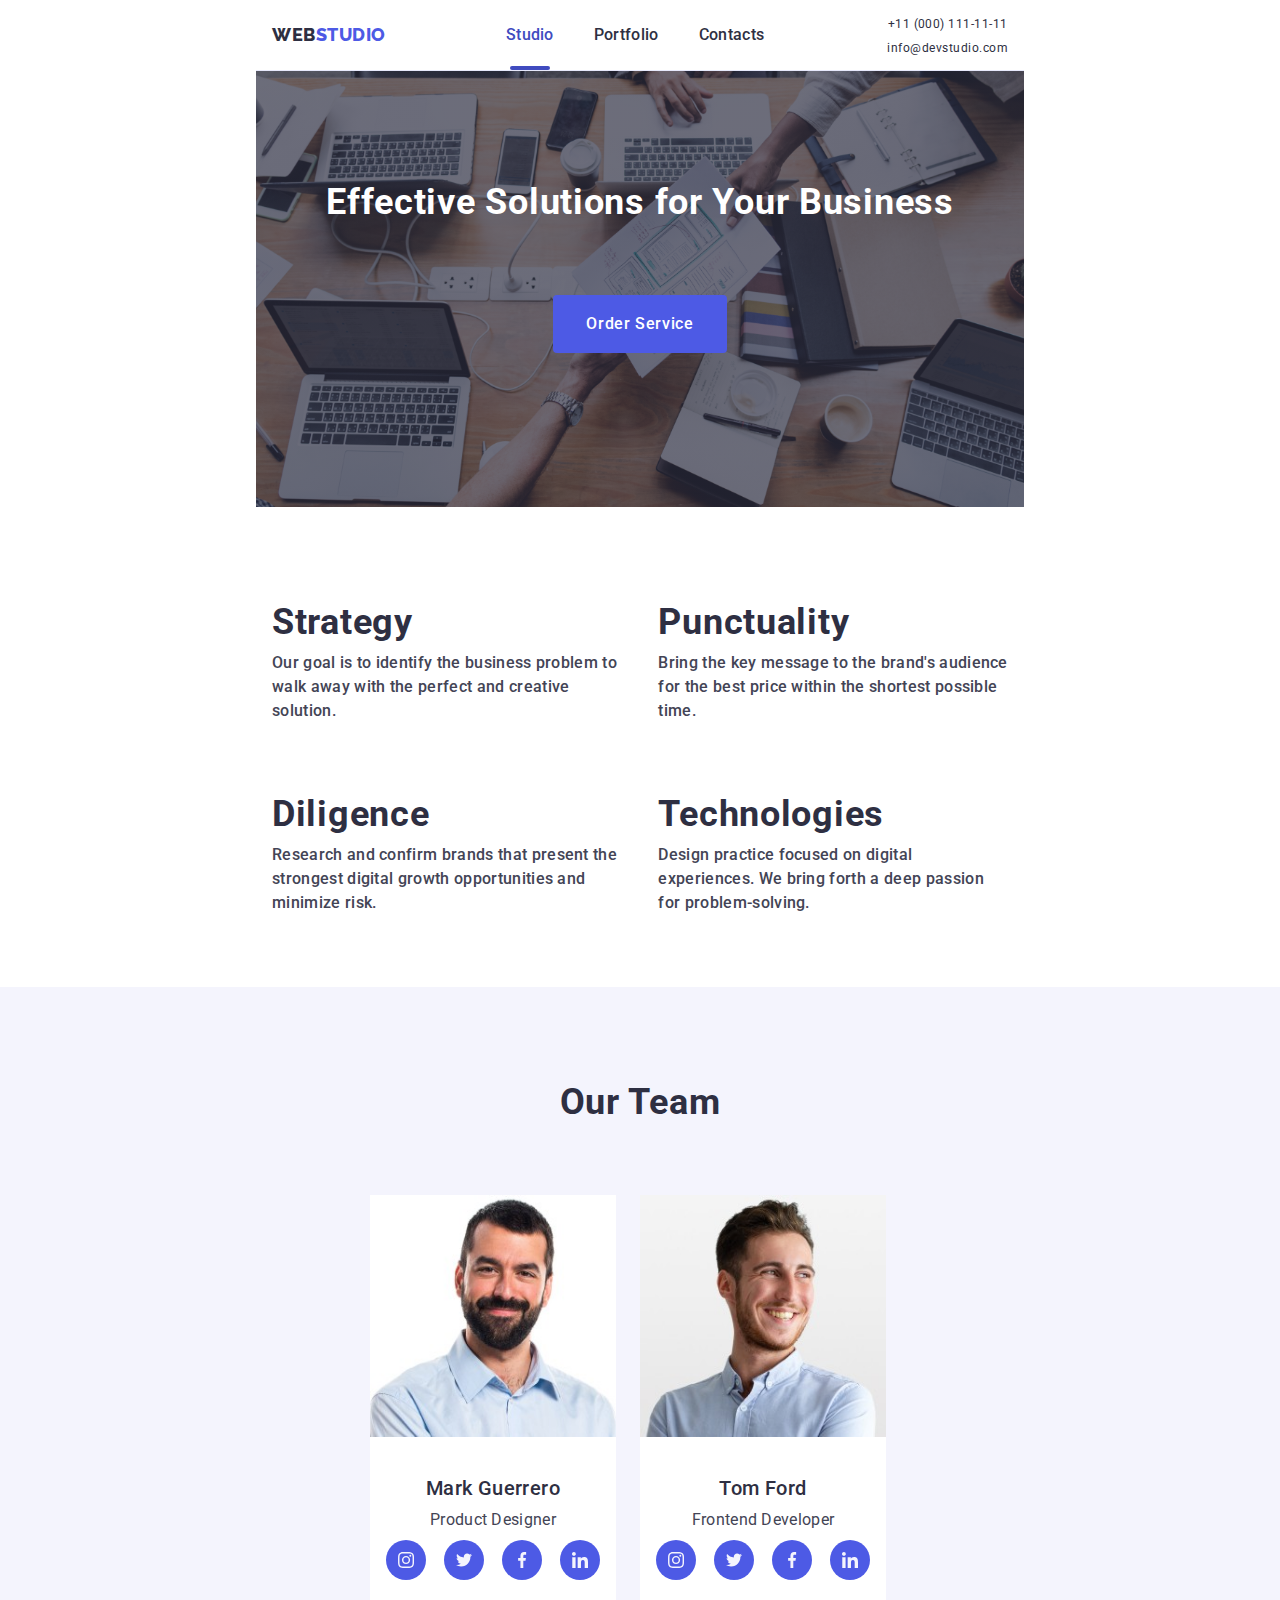
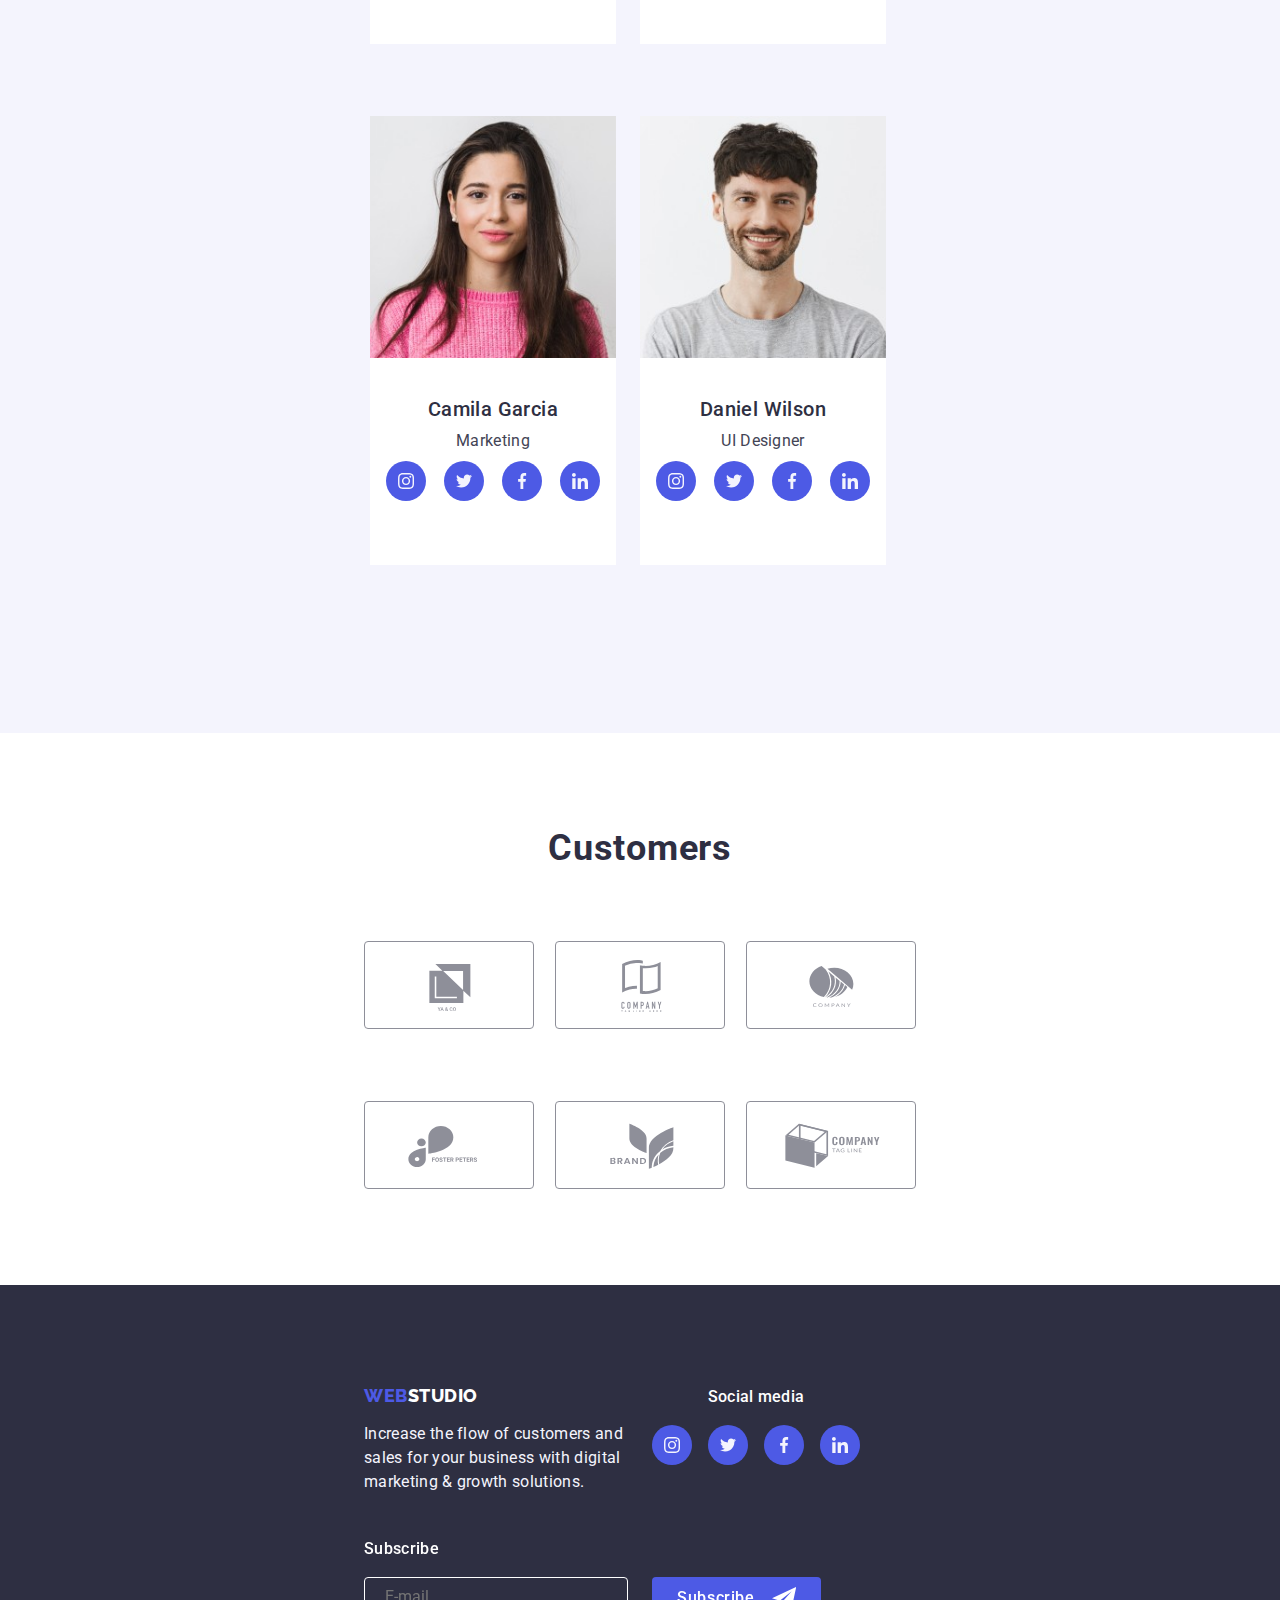
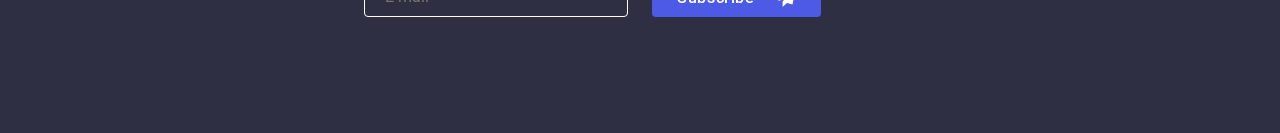
<file: index.html>
<!-- to add HTML document tree put '!' and press 'TAB'-->
<!DOCTYPE html>
<html lang="en">

<head>
  <meta charset="UTF-8">
  <meta http-equiv="X-UA-Compatible" content="IE=edge">
  <meta name="viewport" content="width=device-width, initial-scale=1.0">
  <title>Index</title>
  <!-- icon in the browser tab -->
  <link rel="icon" href="./images/astronaut_1.png" type="image/x-icon">
  <!-- fonts styles -->
  <link rel="preconnect" href="https://fonts.googleapis.com">
  <link rel="preconnect" href="https://fonts.gstatic.com" crossorigin>
  <link href="https://fonts.googleapis.com/css2?family=Raleway:wght@800&family=Roboto:wght@400;500;700&display=swap"
    rel="stylesheet">
  <link rel="stylesheet" href="https://cdnjs.cloudflare.com/ajax/libs/modern-normalize/2.0.0/modern-normalize.min.css">
  <link rel="stylesheet" href="./css/styles.css">
  <!-- Link the external JavaScript file with defer attribute -->
  <script src="./js/modal.js" defer></script>
  <script src="./js/menu.js" defer></script>
</head>

<body>
  <header>

    <!-- Site navigation -->
    <div class="container">
      <div class="top-line">
        <a class="logo link" href="./index.html">Web<span class="logo span">Studio</span></a>
        <button class="menu-button" type="button" aria-expanded="false" data-menu-button>
          <svg class="svg-close" aria-label="close menu">
            <use href="./images/HW_7.svg#icon-close"></use>
          </svg>
          <svg class="svg-humburger" aria-label="open-menu">
            <use href="./images/HW_7.svg#icon-charm_menu"></use>
          </svg>
        </button>
        <nav class="main-nav " data-menu>

          <ul class="site-nav list">
            <li class="item"><a class="link active" href="./index.html">Studio</a></li>
            <li class="item"><a class="link" href="./portfolio.html">Portfolio</a></li>
            <li class="item"><a class="link" href="./contacts.html">Contacts</a></li>
          </ul>

          <!-- Address -->
          <address class="address">
            <ul class="address list">
              <li class="item"><a class="link" href="mailto:info@devstudio.com">info@devstudio.com</a></li>
              <li class="item"><a class="link" href="tel:+110001111111">+11 (000) 111-11-11</a></li>
            </ul>
          </address>

          <div class="social-links">
            <a class="icon" href="">
              <svg class="svg">
                <use href="./images/symbol-defs2.svg#icon-instagram">
                </use>
              </svg>
            </a>

            <a class="icon" href="">
              <svg class="svg">
                <use href="./images/symbol-defs2.svg#icon-twitter">
                </use>
              </svg>
            </a>

            <a class="icon" href="">
              <svg class="svg">
                <use href="./images/symbol-defs2.svg#icon-facebook">
                </use>
              </svg>
            </a>

            <a class="icon" href="">
              <svg class="svg">
                <use href="./images/symbol-defs2.svg#icon-linkedin">
                </use>
              </svg>
            </a>
          </div>
        </nav>

      </div>


    </div>

  </header>

  <main>

    <!-- Hero 1-->
    <div class="overlay">
      <h1 class="title">Effective Solutions for Your Business</h1>
      <button class="button primary" type="button" data-open-modal>Order Service</button>
    </div>

    <!-- Modal Window -->
    <div class="backdrop is-hidden" data-backdrop>
      <div class="modal">

        <h2 class="modal-title">Leave your contacts and we will call you back</h2>

        <button class="modal-close" data-close-modal>
          <svg class="svg">
            <use href="./images/HW_7.svg#icon-close"></use>
          </svg>
        </button>

        <div class="modal-form">
          <label class="form-field">
            <input type="text" class="form-input" name="name" placeholder=" ">
            <span class="form-label">Name</span>
            <span class="icon">
              <svg class="svg">
                <use href="./images/symbol-defs_form.svg#icon-person-black">
                </use>
              </svg>
            </span>
          </label>

          <label class="form-field">
            <input type="tel" class="form-input" name="tel" placeholder=" ">
            <span class="form-label">Phone</span>
            <span class="icon">
              <svg class="svg">
                <use href="./images/symbol-defs_form.svg#icon-phone-black">
                </use>
              </svg>
            </span>
          </label>

          <label class="form-field">
            <input type="email" class="form-input" name="mail" placeholder=" ">
            <span class="form-label">Email</span>
            <span class="icon">
              <svg class="svg">
                <use href="./images/symbol-defs_form.svg#icon-email-black">
                </use>
              </svg>
            </span>
          </label>

          <label class="form-field textarea">
            <textarea class="comment" name="comment" rows="10" placeholder="Text input"></textarea>
            <span class="form-label">Comment</span>
          </label>

          <label class="form-field">
            <input class="checkbox" type="checkbox" name="topic" value="html">
            <span class="icon"></span>
            <span class="label">I accept the terms and conditions of the
              <span class="underline">Privacy Policy
              </span>
            </span>
          </label>
        </div>
        <button class="button primary" type="submit">Send</button>
      </div>
    </div>

    <!-- Features 2-->
    <section class="section">
      <div class="container">
        <h2 class="section-title hidden">FEATURES</h2>
        <ul class="features-list list">
          <!--Feature 1-->
          <li class="item icon-antenna">
            <h3 class="title">Strategy</h3>
            <p class="text">
              Our goal is to identify the business problem to walk away with the
              perfect and creative solution.
            </p>
          </li>

          <!--Feature 2-->
          <li class="item icon-clock">
            <h3 class="title">Punctuality</h3>
            <p class="text">
              Bring the key message to the brand's audience for the best price
              within the shortest possible time.
            </p>
          </li>

          <!--Feature 3-->
          <li class="item icon-diagram">
            <h3 class="title">Diligence</h3>
            <p class="text">
              Research and confirm brands that present the strongest digital
              growth opportunities and minimize risk.
            </p>
          </li>

          <!--Feature 4-->
          <li class="item icon-astronaut">
            <h3 class="title">Technologies</h3>
            <p class="text">
              Design practice focused on digital experiences. We bring forth a
              deep passion for problem-solving.
            </p>
          </li>
        </ul>
      </div>
    </section>

    <!-- Projects 3 -->
    <section class="section hidden">
      <div class="container ">
        <h2 class="section-title">What Are We Doing</h2>
        <ul class="projects-list list">
          <li class="item">
            <img src="./images/img_1_sq.jpg" alt="Tablet" width="360">
          </li>
          <li class="item">
            <img src="./images/img_2_sq.jpg" alt="Smarthpone" width="360">
          </li>
          <li class="item">
            <img src="./images/img_3_sq.jpg" alt="Laptop" width="360">
          </li>
        </ul>
      </div>
    </section>

    <!-- Profile 4 -->
    <section class="section profile">
      <div class="container">
        <h2 class="section-title">Our Team</h2>
        <ul class="profile-list list">
          <li class="item">
            <img class="profile-img" src="./images/mark_sq.jpg" alt="Mark Guerrero" width="264">
            <div class="content">
              <h3 class="title">Mark Guerrero</h3>
              <p class="text">Product Designer</p>
              <div class="social-links">
                <a class="icon" href="">
                  <svg class="svg">
                    <use href="./images/symbol-defs2.svg#icon-instagram">
                    </use>
                  </svg>
                </a>

                <a class="icon" href="">
                  <svg class="svg">
                    <use href="./images/symbol-defs2.svg#icon-twitter">
                    </use>
                  </svg>
                </a>

                <a class="icon" href="">
                  <svg class="svg">
                    <use href="./images/symbol-defs2.svg#icon-facebook">
                    </use>
                  </svg>
                </a>

                <a class="icon" href="">
                  <svg class="svg">
                    <use href="./images/symbol-defs2.svg#icon-linkedin">
                    </use>
                  </svg>
                </a>
              </div>
            </div>
          </li>

          <li class="item">
            <img class="profile-img" src="./images/tom_sq.jpg" alt="Tom Ford" width="264">
            <div class="content">
              <h3 class="title">Tom Ford</h3>
              <p class="text">Frontend Developer</p>
              <div class="social-links">
                <a class="icon" href="">
                  <svg class="svg">
                    <use href="./images/symbol-defs2.svg#icon-instagram">
                    </use>
                  </svg>
                </a>

                <a class="icon" href="">
                  <svg class="svg">
                    <use href="./images/symbol-defs2.svg#icon-twitter">
                    </use>
                  </svg>
                </a>

                <a class="icon" href="">
                  <svg class="svg">
                    <use href="./images/symbol-defs2.svg#icon-facebook">
                    </use>
                  </svg>
                </a>

                <a class="icon" href="">
                  <svg class="svg">
                    <use href="./images/symbol-defs2.svg#icon-linkedin">
                    </use>
                  </svg>
                </a>
              </div>
            </div>
          </li>

          <li class="item">
            <img class="profile-img" src="./images/camila_sq.jpg" alt="Camila Garcia" width="264">
            <div class="content">
              <h3 class="title">Camila Garcia</h3>
              <p class="text">Marketing</p>
              <div class="social-links">
                <a class="icon" href="">
                  <svg class="svg">
                    <use href="./images/symbol-defs2.svg#icon-instagram">
                    </use>
                  </svg>
                </a>

                <a class="icon" href="">
                  <svg class="svg">
                    <use href="./images/symbol-defs2.svg#icon-twitter">
                    </use>
                  </svg>
                </a>

                <a class="icon" href="">
                  <svg class="svg">
                    <use href="./images/symbol-defs2.svg#icon-facebook">
                    </use>
                  </svg>
                </a>

                <a class="icon" href="">
                  <svg class="svg">
                    <use href="./images/symbol-defs2.svg#icon-linkedin">
                    </use>
                  </svg>
                </a>
              </div>
            </div>
          </li>
          <li class="item">

            <img class="profile-img" src="./images/daniel_sq.jpg" alt="Daniel Wilson" width="264">
            <div class="content">
              <h3 class="title">Daniel Wilson</h3>
              <p class="text">UI Designer</p>
              <div class="social-links">
                <a class="icon" href="">
                  <svg class="svg">
                    <use href="./images/symbol-defs2.svg#icon-instagram">
                    </use>
                  </svg>
                </a>

                <a class="icon" href="">
                  <svg class="svg">
                    <use href="./images/symbol-defs2.svg#icon-twitter">
                    </use>
                  </svg>
                </a>

                <a class="icon" href="">
                  <svg class="svg">
                    <use href="./images/symbol-defs2.svg#icon-facebook">
                    </use>
                  </svg>
                </a>

                <a class="icon" href="">
                  <svg class="svg">
                    <use href="./images/symbol-defs2.svg#icon-linkedin">
                    </use>
                  </svg>
                </a>
              </div>
            </div>
          </li>
        </ul>
      </div>
    </section>

    <!-- Customers -->
    <section class="section customers">
      <div class="container">
        <h2 class="section-title">Customers</h2>
        <ul class="customers-list list">

          <li class="item">
            <div class="company-link">
              <a class="icon" href="">
                <svg class="svg">
                  <use href="./images/symbol-defs2.svg#icon-Logo_cl1">
                  </use>
                </svg>
              </a>
            </div>
          </li>

          <li class="item">
            <div class="company-link">
              <a class="icon" href="">
                <svg class="svg">
                  <use href="./images/symbol-defs2.svg#icon-Logo_cl2">
                  </use>
                </svg>
              </a>
            </div>
          </li>

          <li class="item">
            <div class="company-link">
              <a class="icon" href="">
                <svg class="svg">
                  <use href="./images/symbol-defs2.svg#icon-Logo_cl3">
                  </use>
                </svg>
              </a>
            </div>
          </li>

          <li class="item">
            <div class="company-link">
              <a class="icon" href="">
                <svg class="svg">
                  <use href="./images/symbol-defs2.svg#icon-Logo_cl4">
                  </use>
                </svg>
              </a>
            </div>
          </li>

          <li class="item">
            <div class="company-link">
              <a class="icon" href="">
                <svg class="svg">
                  <use href="./images/symbol-defs2.svg#icon-Logo_cl5">
                  </use>
                </svg>
              </a>
            </div>
          </li>

          <li class="item">
            <div class="company-link">
              <a class="icon" href="">
                <svg class="svg">
                  <use href="./images/symbol-defs2.svg#icon-Logo_cl6">
                  </use>
                </svg>
              </a>
            </div>
          </li>

        </ul>
      </div>
    </section>
  </main>

  <!-- Footer-->
  <footer class="footer">

    <div class="container">
      <div class="content">
        <a class="logo link" href="./index.html">Web<span class="logo-span">Studio</span></a>
        <p class="footer-text">
          Increase the flow of customers and sales for your business with digital
          marketing & growth solutions.
        </p>
      </div>

      <div class="social-links">

        <h3 class="media-title">Social media</h3>

        <div class="media-icons">
          <a class="icon" href="">
            <svg class="svg">
              <use href="./images/symbol-defs2.svg#icon-instagram">
              </use>
            </svg>
          </a>

          <a class="icon" href="">
            <svg class="svg">
              <use href="./images/symbol-defs2.svg#icon-twitter">
              </use>
            </svg>
          </a>

          <a class="icon" href="">
            <svg class="svg">
              <use href="./images/symbol-defs2.svg#icon-facebook">
              </use>
            </svg>
          </a>

          <a class="icon" href="">
            <svg class="svg">
              <use href="./images/symbol-defs2.svg#icon-linkedin">
              </use>
            </svg>
          </a>
        </div>

      </div>

      <div class="subscribe">
        <label class="form-subscribe">
          <input class="input" type="email" name="subscribe" placeholder=" E-mail">
          <span class="form-label">Subscribe</span>
        </label>
        <button class="button primary" type="submit">Subscribe
          <span class="icon">
            <svg class="svg">
              <use href="./images/symbol-defs_form.svg#icon-send">
              </use>
            </svg>
          </span>
        </button>
      </div>


    </div>
  </footer>

</body>

</html>
</file>
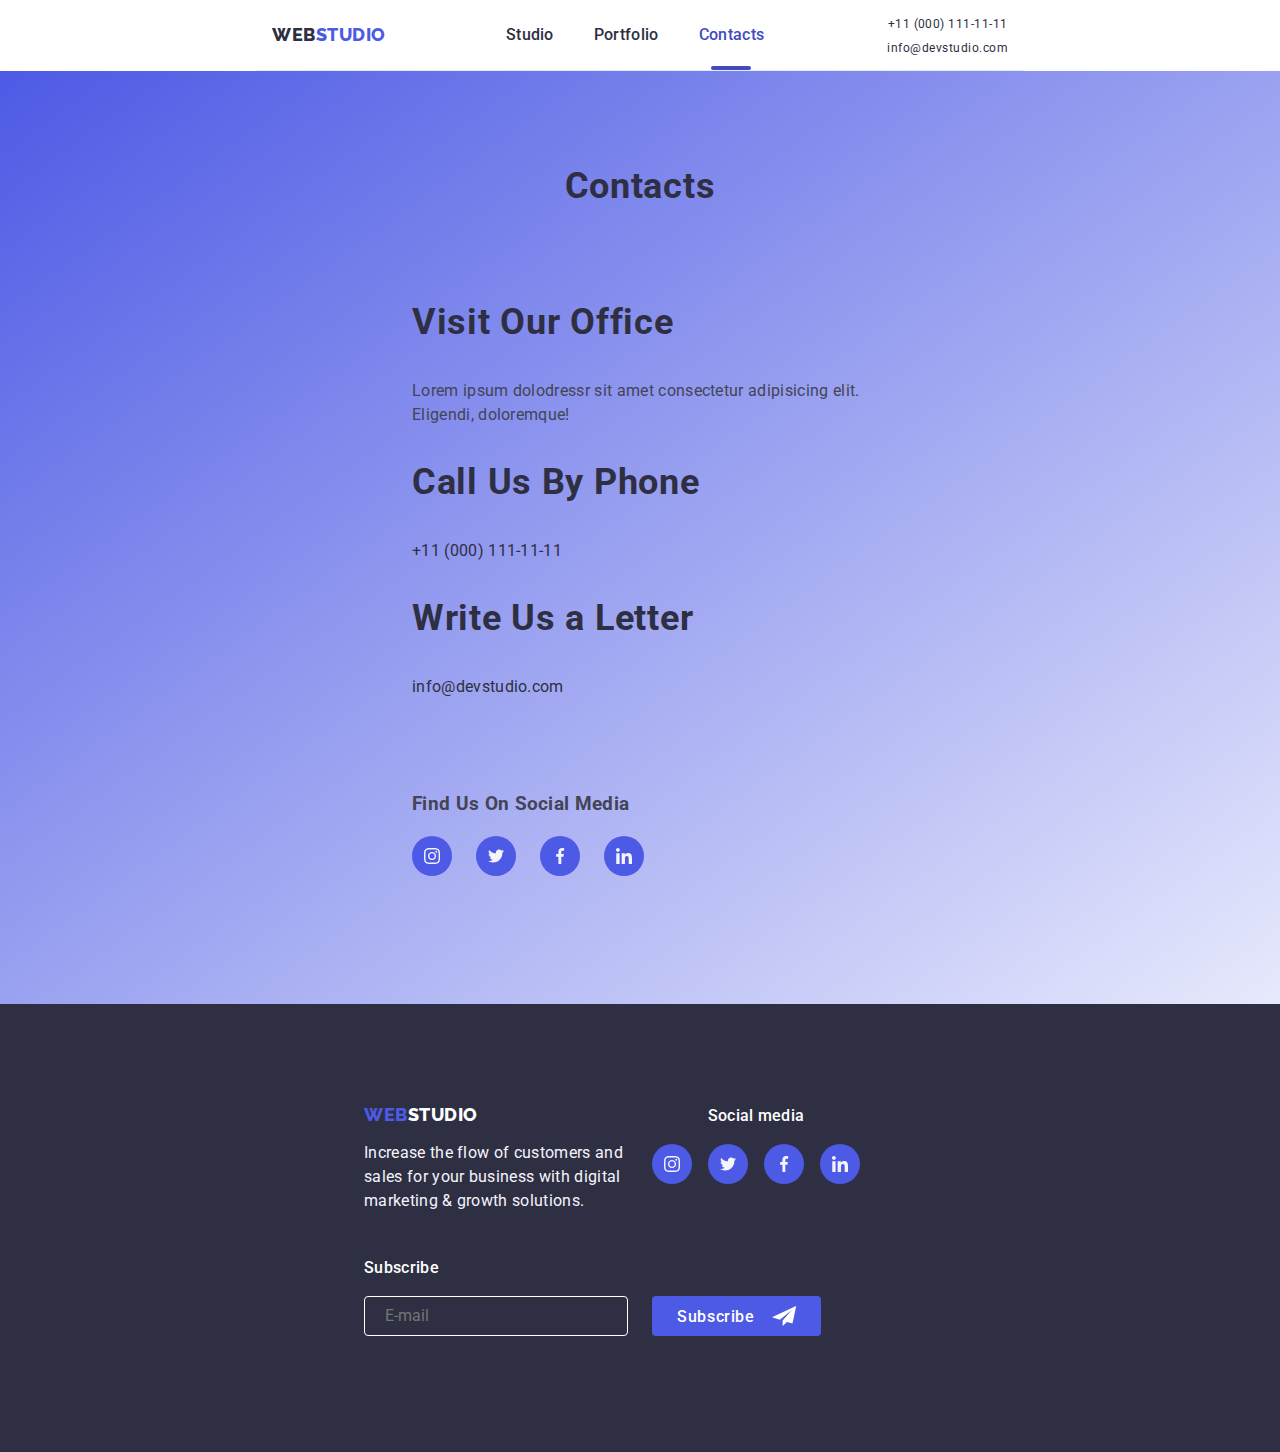
<file: contacts.html>
<!-- to add HTML document tree put '!' and press 'TAB'-->
<!DOCTYPE html>
<html lang="en">

<head>
    <meta charset="UTF-8">
    <meta http-equiv="X-UA-Compatible" content="IE=edge">
    <meta name="viewport" content="width=device-width, initial-scale=1.0">
    <title>Contacts</title>
    <!-- icon in the browser tab -->
    <link rel="icon" href="./images/astronaut_1.png" type="image/x-icon">
    <!-- fonts styles -->
    <link rel="preconnect" href="https://fonts.googleapis.com">
    <link rel="preconnect" href="https://fonts.gstatic.com" crossorigin>
    <link href="https://fonts.googleapis.com/css2?family=Raleway:wght@800&family=Roboto:wght@400;500;700&display=swap"
        rel="stylesheet">
    <link rel="stylesheet"
        href="https://cdnjs.cloudflare.com/ajax/libs/modern-normalize/2.0.0/modern-normalize.min.css">
    <link rel="stylesheet" href="./css/styles.css">
    <!-- Link the external JavaScript file with defer attribute -->
    <script src="./js/modal.js" defer></script>
    <script src="./js/menu.js" defer></script>
</head>

<body>
    <header>

        <!-- Site navigation -->
        <div class="container">
            <div class="top-line">
                <a class="logo link" href="./index.html">Web<span class="logo span">Studio</span></a>
                <button class="menu-button" type="button" aria-expanded="false" data-menu-button>
                    <svg class="svg-close" aria-label="close menu">
                        <use href="./images/HW_7.svg#icon-close"></use>
                    </svg>
                    <svg class="svg-humburger" aria-label="open-menu">
                        <use href="./images/HW_7.svg#icon-charm_menu"></use>
                    </svg>
                </button>
                <nav class="main-nav " data-menu>

                    <ul class="site-nav list">
                        <li class="item"><a class="link" href="./index.html">Studio</a></li>
                        <li class="item"><a class="link" href="./portfolio.html">Portfolio</a></li>
                        <li class="item"><a class="link active" href="./contacts.html">Contacts</a></li>
                    </ul>

                    <!-- Address -->
                    <address class="address">
                        <ul class="address list">
                            <li class="item"><a class="link" href="mailto:info@devstudio.com">info@devstudio.com</a>
                            </li>
                            <li class="item"><a class="link" href="tel:+110001111111">+11 (000) 111-11-11</a></li>
                        </ul>
                    </address>

                    <div class="social-links">
                        <a class="icon" href="">
                            <svg class="svg">
                                <use href="./images/symbol-defs2.svg#icon-instagram">
                                </use>
                            </svg>
                        </a>

                        <a class="icon" href="">
                            <svg class="svg">
                                <use href="./images/symbol-defs2.svg#icon-twitter">
                                </use>
                            </svg>
                        </a>

                        <a class="icon" href="">
                            <svg class="svg">
                                <use href="./images/symbol-defs2.svg#icon-facebook">
                                </use>
                            </svg>
                        </a>

                        <a class="icon" href="">
                            <svg class="svg">
                                <use href="./images/symbol-defs2.svg#icon-linkedin">
                                </use>
                            </svg>
                        </a>
                    </div>
                </nav>

            </div>


        </div>

    </header>

    <main>
        <!-- contacts-->
        <section class="section contacts-page">
            <div class="container">
                <h2 class="section-title">Contacts</h2>

                <ul class="contacts list">

                    <li class="item">
                        <h3 class="title">Visit Our Office </h3>
                        <p class="text">
                            Lorem ipsum dolodressr sit amet consectetur adipisicing elit. Eligendi, doloremque!
                        </p>
                    </li>

                    <li class="item">
                        <h3 class="title">Call Us By Phone</h3>
                        <a class="link" href="tel:+110001111111">+11 (000) 111-11-11</a>
                    </li>

                    <li class="item">
                        <h3 class="title">Write Us a Letter</h3>
                        <a class="link" href="mailto:info@devstudio.com">info@devstudio.com</a>
                    </li>

                </ul>

                <div class="social-links">
                    <h3 class="media-title">Find Us On Social Media</h3>

                    <div class="media-icons">
                        <a class="icon" href="">
                            <svg class="svg">
                                <use href="./images/symbol-defs2.svg#icon-instagram">
                                </use>
                            </svg>
                        </a>

                        <a class="icon" href="">
                            <svg class="svg">
                                <use href="./images/symbol-defs2.svg#icon-twitter">
                                </use>
                            </svg>
                        </a>

                        <a class="icon" href="">
                            <svg class="svg">
                                <use href="./images/symbol-defs2.svg#icon-facebook">
                                </use>
                            </svg>
                        </a>

                        <a class="icon" href="">
                            <svg class="svg">
                                <use href="./images/symbol-defs2.svg#icon-linkedin">
                                </use>
                            </svg>
                        </a>
                    </div>

                </div>

            </div>
        </section>
    </main>

    <!-- Footer-->
    <footer class="footer">

        <div class="container">
            <div class="content">
                <a class="logo link" href="./index.html">Web<span class="logo-span">Studio</span></a>
                <p class="footer-text">
                    Increase the flow of customers and sales for your business with digital
                    marketing & growth solutions.
                </p>
            </div>

            <div class="social-links">

                <h3 class="media-title">Social media</h3>

                <div class="media-icons">
                    <a class="icon" href="">
                        <svg class="svg">
                            <use href="./images/symbol-defs2.svg#icon-instagram">
                            </use>
                        </svg>
                    </a>

                    <a class="icon" href="">
                        <svg class="svg">
                            <use href="./images/symbol-defs2.svg#icon-twitter">
                            </use>
                        </svg>
                    </a>

                    <a class="icon" href="">
                        <svg class="svg">
                            <use href="./images/symbol-defs2.svg#icon-facebook">
                            </use>
                        </svg>
                    </a>

                    <a class="icon" href="">
                        <svg class="svg">
                            <use href="./images/symbol-defs2.svg#icon-linkedin">
                            </use>
                        </svg>
                    </a>
                </div>

            </div>

            <div class="subscribe">
                <label class="form-subscribe">
                    <input class="input" type="email" name="subscribe" placeholder=" E-mail">
                    <span class="form-label">Subscribe</span>
                </label>
                <button class="button primary" type="submit">Subscribe
                    <span class="icon">
                        <svg class="svg">
                            <use href="./images/symbol-defs_form.svg#icon-send">
                            </use>
                        </svg>
                    </span>
                </button>
            </div>


        </div>
    </footer>


</body>

</html>
</file>
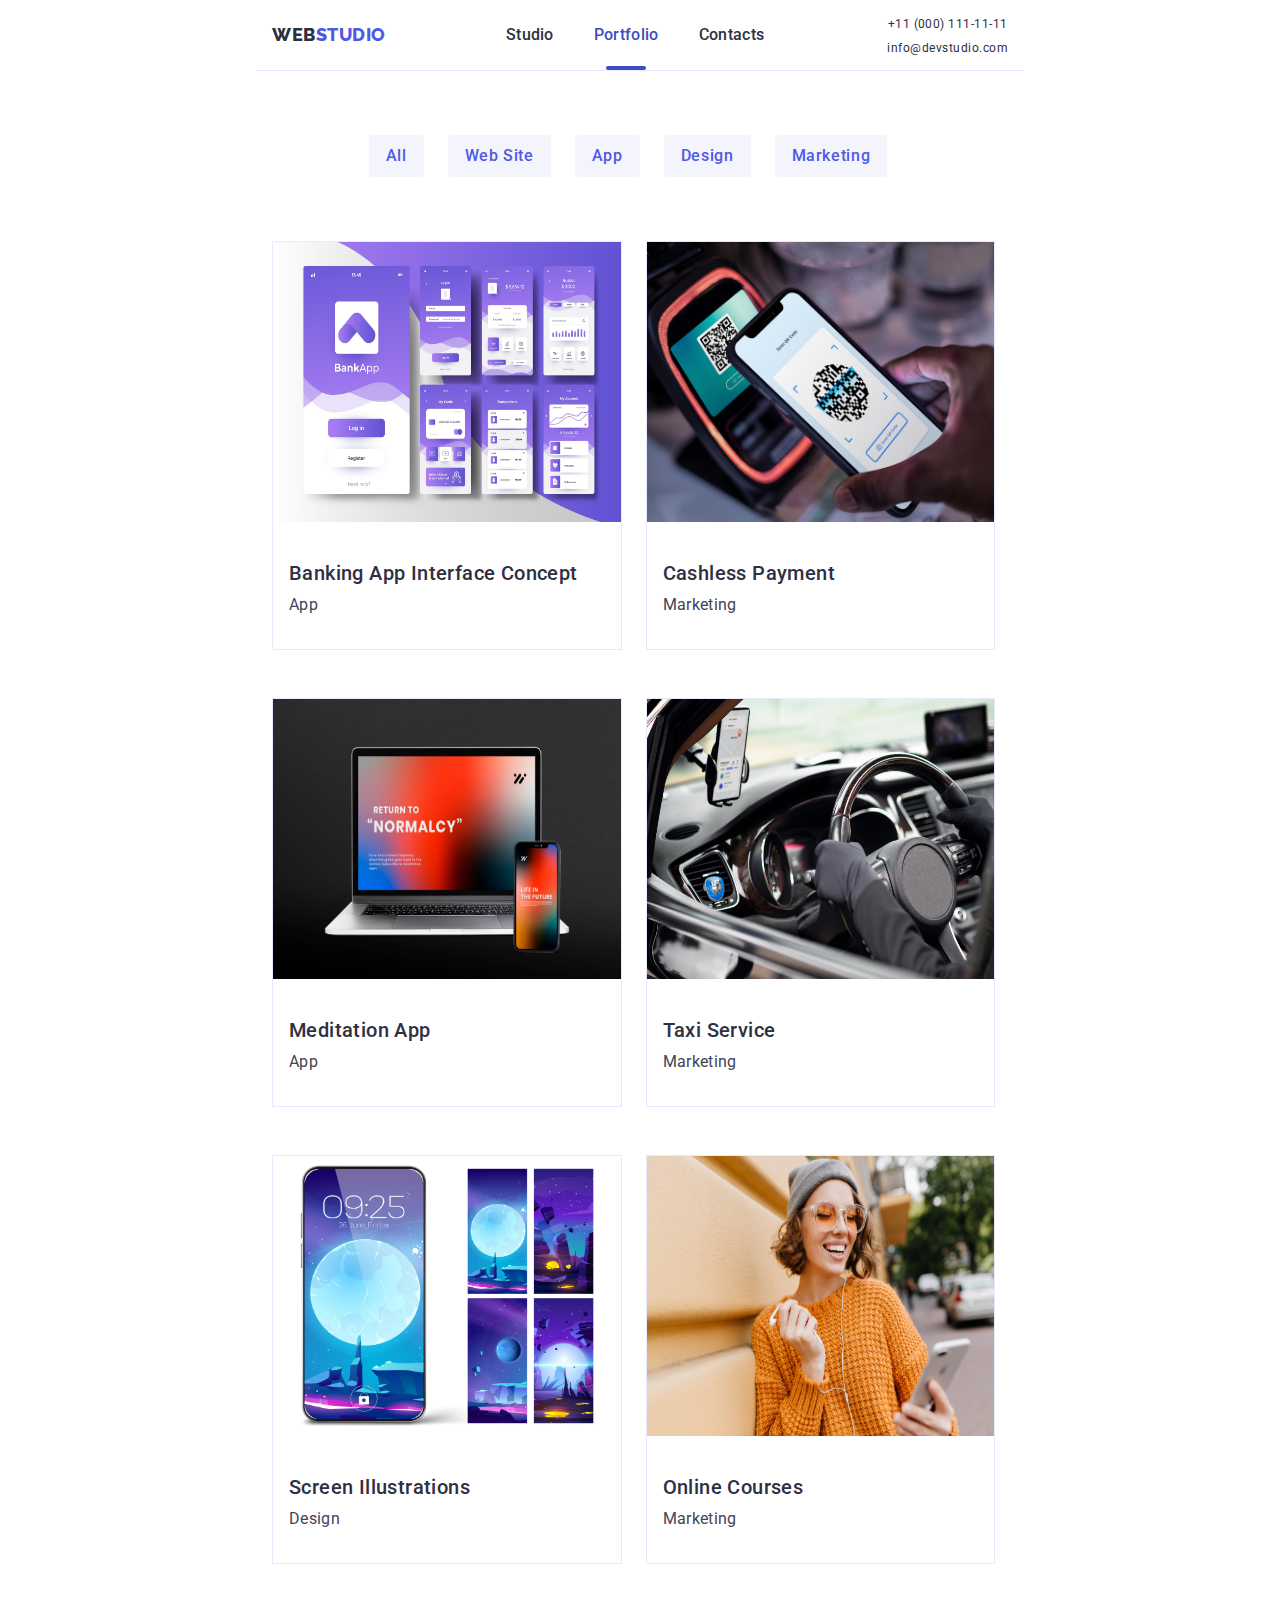
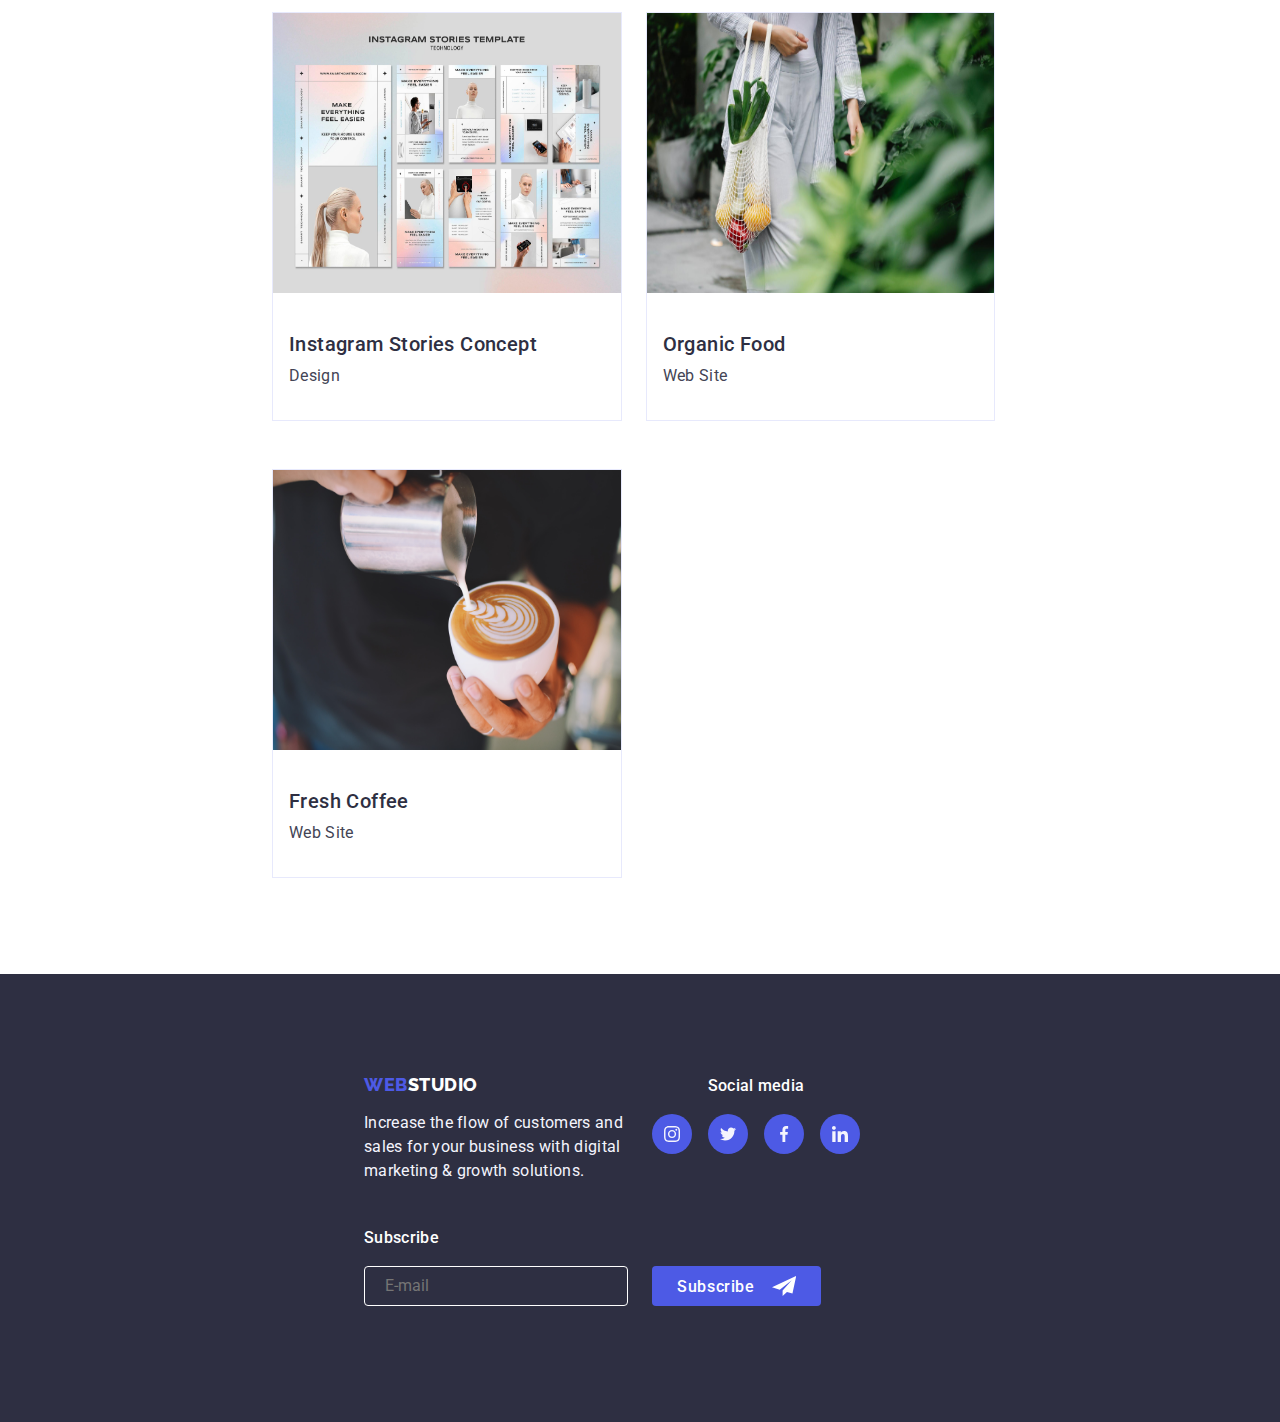
<file: portfolio.html>
<!DOCTYPE html>
<html lang="en">

<head>
    <meta charset="UTF-8">
    <meta http-equiv="X-UA-Compatible" content="IE=edge">
    <meta name="viewport" content="width=device-width, initial-scale=1.0">
    <title>Portfolio</title>
    <!-- icon in the browser tab -->
    <link rel="icon" href="./images/astronaut_1.png" type="image/x-icon">
    <!-- fonts styles -->
    <link rel="preconnect" href="https://fonts.googleapis.com">
    <link rel="preconnect" href="https://fonts.gstatic.com" crossorigin>
    <link href="https://fonts.googleapis.com/css2?family=Raleway:wght@800&family=Roboto:wght@400;500;700&display=swap"
        rel="stylesheet">
    <link rel="stylesheet"
        href="https://cdnjs.cloudflare.com/ajax/libs/modern-normalize/2.0.0/modern-normalize.min.css">
    <link rel="stylesheet" href="./css/styles.css">
    <!-- Link the external JavaScript file with defer attribute -->
    <script src="./js/modal.js" defer></script>
    <script src="./js/menu.js" defer></script>
</head>

<body class="body">

    <header>

        <!-- Site navigation -->
        <div class="container">
            <div class="top-line">
                <a class="logo link" href="./index.html">Web<span class="logo span">Studio</span></a>
                <button class="menu-button" type="button" aria-expanded="false" data-menu-button>
                    <svg class="svg-close" aria-label="close menu">
                        <use href="./images/HW_7.svg#icon-close"></use>
                    </svg>
                    <svg class="svg-humburger" aria-label="open-menu">
                        <use href="./images/HW_7.svg#icon-charm_menu"></use>
                    </svg>
                </button>
                
                <nav class="main-nav" data-menu>

                    <ul class="site-nav list">
                        <li class="item"><a class="link" href="./index.html">Studio</a></li>
                        <li class="item"><a class="link active" href="./portfolio.html">Portfolio</a></li>
                        <li class="item"><a class="link" href="./contacts.html">Contacts</a></li>
                    </ul>

                    <!-- Address -->
                    <address class="address">
                        <ul class="address list">
                            <li class="item"><a class="link" href="mailto:info@devstudio.com">info@devstudio.com</a>
                            </li>
                            <li class="item"><a class="link" href="tel:+110001111111">+11 (000) 111-11-11</a></li>
                        </ul>
                    </address>

                    <div class="social-links">
                        <a class="icon" href="">
                            <svg class="svg">
                                <use href="./images/symbol-defs2.svg#icon-instagram">
                                </use>
                            </svg>
                        </a>

                        <a class="icon" href="">
                            <svg class="svg">
                                <use href="./images/symbol-defs2.svg#icon-twitter">
                                </use>
                            </svg>
                        </a>

                        <a class="icon" href="">
                            <svg class="svg">
                                <use href="./images/symbol-defs2.svg#icon-facebook">
                                </use>
                            </svg>
                        </a>

                        <a class="icon" href="">
                            <svg class="svg">
                                <use href="./images/symbol-defs2.svg#icon-linkedin">
                                </use>
                            </svg>
                        </a>
                    </div>
                </nav>

            </div>


        </div>

    </header>

    <main>

       
        <!-- <h1 class="section-title hidden">Portfolio</h1> -->
        <section class="section">
            <h1 class="section-title hidden">Portfolio</h1>
            <!-- Filter -->
            <div class="container">
                <ul class="filter-nav">
                    <li class="item">
                        <button class="button" type="button">All</button>
                    </li>
                    <li class="item">
                        <button class="button" type="button">Web Site</button>
                    </li>
                    <li class="item">
                        <button class="button" type="button">App</button>
                    </li>
                    <li class="item">
                        <button class="button" type="button">Design</button>
                    </li>
                    <li class="item">
                        <button class="button" type="button">Marketing</button>
                    </li>
                </ul>
            </div>
        </section>


        <section class="section">
            <!-- Portfolio -->
            <div class="container">
                <ul class="portfolio-list list">
                    <li class="item link">
                        <a class="link" href="">
                            <div class="prodact-thumb">
                                <img class="img" src="./images/banking.jpg" alt="Banking App Interface Concept">
                                <div class="prodact-thumb-overlay">
                                    <p>14 Stylish and User-Friendly App Design Concepts · Task Manager App · Calorie
                                        Tracker
                                        App · Exotic Fruit Ecommerce App ·
                                        Cloud Storage App</p>
                                </div>
                            </div>
                            <div class="content">
                                <h2 class="title">Banking App Interface Concept</h2>
                                <p class="text">App</p>
                            </div>
                        </a>
                    </li>

                    <li class="item link">
                        <a class="link" href="">
                            <div class="prodact-thumb">
                                <img class="img" src="./images/cashless_payment.jpg" alt="Cashless Payment">
                                <div class="prodact-thumb-overlay">
                                    <p>14 Stylish and User-Friendly App Design Concepts · Task Manager App · Calorie
                                        Tracker
                                        App · Exotic Fruit Ecommerce App ·
                                        Cloud Storage App</p>
                                </div>
                            </div>
                            <div class="content">
                                <h2 class="title">Cashless Payment</h2>
                                <p class="text">Marketing</p>
                            </div>
                        </a>
                    </li>

                    <li class="item link">
                        <a class="link" href="">
                            <div class="prodact-thumb">
                                <img class="img" src="./images/meditation_app.jpg" alt="Meditation App">
                                <div class="prodact-thumb-overlay">
                                    <p>14 Stylish and User-Friendly App Design Concepts · Task Manager App · Calorie
                                        Tracker
                                        App · Exotic Fruit Ecommerce App ·
                                        Cloud Storage App</p>
                                </div>
                            </div>
                            <div class="content">
                                <h2 class="title">Meditation App</h2>
                                <p class="text">App</p>
                            </div>
                        </a>
                    </li>

                    <li class="item link">
                        <a class="link" href="">
                            <div class="prodact-thumb">
                                <img class="img" src="./images/taxi_service.jpg" alt="Taxi Service">
                                <div class="prodact-thumb-overlay">
                                    <p>14 Stylish and User-Friendly App Design Concepts · Task Manager App · Calorie
                                        Tracker
                                        App · Exotic Fruit Ecommerce App ·
                                        Cloud Storage App</p>
                                </div>
                            </div>
                            <div class="content">
                                <h2 class="title">Taxi Service</h2>
                                <p class="text">Marketing</p>
                            </div>
                        </a>
                    </li>

                    <li class="item link">
                        <a class="link" href="">
                            <div class="prodact-thumb">
                                <img class="img" src="./images/screen_illustrations.jpg" alt="Screen Illustrations">
                                <div class="prodact-thumb-overlay">
                                    <p>14 Stylish and User-Friendly App Design Concepts · Task Manager App · Calorie
                                        Tracker
                                        App · Exotic Fruit Ecommerce App ·
                                        Cloud Storage App</p>
                                </div>
                            </div>
                            <div class="content">
                                <h2 class="title">Screen Illustrations</h2>
                                <p class="text">Design</p>
                            </div>
                        </a>
                    </li>

                    <li class="item link">
                        <a class="link" href="">
                            <div class="prodact-thumb">
                                <img class="img" src="./images/online_courses.jpg" alt="Online Courses">
                                <div class="prodact-thumb-overlay">
                                    <p>14 Stylish and User-Friendly App Design Concepts · Task Manager App · Calorie
                                        Tracker
                                        App · Exotic Fruit Ecommerce App ·
                                        Cloud Storage App</p>
                                </div>
                            </div>
                            <div class="content">
                                <h2 class="title">Online Courses</h2>
                                <p class="text">Marketing</p>
                            </div>
                        </a>
                    </li>

                    <li class="item link">
                        <a class="link" href="">
                            <div class="prodact-thumb">
                                <img class="img" src="./images/instagram_stories_concept.jpg"
                                    alt="Instagram Stories Concept">
                                <div class="prodact-thumb-overlay">
                                    <p>14 Stylish and User-Friendly App Design Concepts · Task Manager App · Calorie
                                        Tracker
                                        App · Exotic Fruit Ecommerce App ·
                                        Cloud Storage App</p>
                                </div>
                            </div>
                            <div class="content">
                                <h2 class="title">Instagram Stories Concept</h2>
                                <p class="text">Design</p>
                            </div>
                        </a>
                    </li>

                    <li class="item link">
                        <a class="link" href="">
                            <div class="prodact-thumb">
                                <img class="img" src="./images/organic_food.jpg" alt="Organic Food">
                                <div class="prodact-thumb-overlay">
                                    <p>14 Stylish and User-Friendly App Design Concepts · Task Manager App · Calorie
                                        Tracker
                                        App · Exotic Fruit Ecommerce App ·
                                        Cloud Storage App</p>
                                </div>
                            </div>
                            <div class="content">
                                <h2 class="title">Organic Food</h2>
                                <p class="text">Web Site</p>
                            </div>
                        </a>
                    </li>

                    <li class="item link">
                        <a class="link" href="">
                            <div class="prodact-thumb">
                                <img class="img" src="./images/fresh_coffee.jpg" alt="Fresh Coffee">
                                <div class="prodact-thumb-overlay">
                                    <p>14 Stylish and User-Friendly App Design Concepts · Task Manager App · Calorie
                                        Tracker
                                        App · Exotic Fruit Ecommerce App ·
                                        Cloud Storage App</p>
                                </div>
                            </div>
                            <div class="content">
                                <h2 class="title">Fresh Coffee</h2>
                                <p class="text">Web Site</p>
                            </div>
                        </a>
                    </li>

                </ul>
            </div>
        </section>

    </main>

    <!-- Footer-->
    <footer class="footer">

        <div class="container">
            <div class="content">
                <a class="logo link" href="./index.html">Web<span class="logo-span">Studio</span></a>
                <p class="footer-text">
                    Increase the flow of customers and sales for your business with digital
                    marketing & growth solutions.
                </p>
            </div>

            <div class="social-links">

                <h3 class="media-title">Social media</h3>

                <div class="media-icons">
                    <a class="icon" href="">
                        <svg class="svg">
                            <use href="./images/symbol-defs2.svg#icon-instagram">
                            </use>
                        </svg>
                    </a>

                    <a class="icon" href="">
                        <svg class="svg">
                            <use href="./images/symbol-defs2.svg#icon-twitter">
                            </use>
                        </svg>
                    </a>

                    <a class="icon" href="">
                        <svg class="svg">
                            <use href="./images/symbol-defs2.svg#icon-facebook">
                            </use>
                        </svg>
                    </a>

                    <a class="icon" href="">
                        <svg class="svg">
                            <use href="./images/symbol-defs2.svg#icon-linkedin">
                            </use>
                        </svg>
                    </a>
                </div>

            </div>

            <div class="subscribe">
                <label class="form-subscribe">
                    <input class="input" type="email" name="subscribe" placeholder=" E-mail">
                    <span class="form-label">Subscribe</span>
                </label>
                <button class="button primary" type="submit">Subscribe
                    <span class="icon">
                        <svg class="svg">
                            <use href="./images/symbol-defs_form.svg#icon-send">
                            </use>
                        </svg>
                    </span>
                </button>
            </div>


        </div>
    </footer>

</body>

</html>
</file>
<file: css/styles.css>
body {
  font-family: "Roboto";
  font-weight: 400;
  font-size: 16px;
  letter-spacing: 0.02em;
  line-height: 1.5;
  color: #434455;
  margin-left: auto;
  margin-right: auto;
}

body.modal-open {
  overflow: hidden;
}

.container {
  display: block;
  margin-left: auto;
  margin-right: auto;
  /* width: 1440px; */
  /* width: 1148px; */
  padding-left: 16px;
  padding-right: 16px;
}
@media screen and (min-width: 428px) {
  .container {
    width: 428px;
  }
}
@media screen and (min-width: 768px) {
  .container {
    width: 768px;
  }
}
@media screen and (min-width: 1440px) {
  .container {
    width: 1440px;
  }
}

main {
  margin-left: auto;
  margin-right: auto;
}

.list {
  list-style: none;
  text-decoration: none;
  margin: 0;
  padding: 0;
}

.link {
  text-decoration: none;
  font-style: normal;
}

.text {
  margin-top: 0;
  margin-bottom: 0;
}

.social-links {
  width: inherit;
  max-width: 328px;
  min-height: 40px;
  display: flex;
  justify-content: space-between;
  align-items: center;
  margin-bottom: 32px;
}
.social-links .icon {
  display: flex;
  justify-content: center;
  align-items: center;
  width: 40px;
  height: 40px;
  background-color: #4D5AE5;
  border-radius: 50%;
  transition: background-color 250ms cubic-bezier(0.4, 0, 0.2, 1);
}
.social-links .icon:hover, .social-links .icon:focus {
  background-color: #31D0AA;
}
.social-links .icon .svg {
  width: 16px;
  height: 16px;
}

header .container {
  position: relative;
  border-bottom: 1px solid #E7E9FC;
}
header .container .top-line {
  display: flex;
  align-items: center;
  justify-content: space-between;
  height: 70px;
}
header .container .top-line .menu-button {
  display: flex;
  align-items: center;
  justify-content: center;
  width: 32px;
  height: 32px;
  border: none;
  padding: 0;
  background-color: #FFFFFF;
}
header .container .top-line .is-open .svg-close {
  display: block;
}
header .container .top-line .is-open .svg-humburger {
  display: none;
}
header .container .top-line .svg-close {
  display: none;
  width: 24px;
  height: 24px;
}
header .container .top-line .svg-humburger {
  width: 32px;
  height: 22px;
}
header .container .top-line .main-nav {
  z-index: 1;
  display: none;
  position: absolute;
  top: 100%;
  left: 0;
  width: 100%;
  padding: 16px;
  background-color: #FFFFFF;
  border-top: 1px solid #E7E9FC;
}
header .container .top-line .main-nav.is-open {
  display: block;
}
header .container .top-line .main-nav .site-nav {
  margin-bottom: 284px;
}
header .container .top-line .main-nav .site-nav .item {
  margin-bottom: 40px;
}
header .container .top-line .main-nav .site-nav .item:last-child {
  margin-bottom: 0;
}
header .container .top-line .main-nav .site-nav .item .link {
  font-family: "Roboto";
  font-weight: 700;
  font-size: 36px;
  letter-spacing: 0.02em;
  line-height: 1.11;
  color: #2E2F42;
}
header .container .top-line .main-nav .site-nav .item .link.active {
  color: #404BBF;
}
header .container .top-line .main-nav .address {
  display: flex;
  justify-content: space-between;
  flex-direction: column-reverse;
  height: 104px;
}
header .container .top-line .main-nav .address .address.list {
  margin-bottom: 40px;
}
header .container .top-line .main-nav .address .address.list .item {
  margin-bottom: 0px;
}
header .container .top-line .main-nav .address .address.list .item:last-child {
  margin-bottom: 40px;
}
header .container .top-line .main-nav .address .address.list .item .link {
  font-family: "Roboto";
  font-weight: 500;
  font-size: 20px;
  letter-spacing: 0.02em;
  line-height: 1.2;
  color: #2E2F42;
  transition: color 250ms cubic-bezier(0.4, 0, 0.2, 1);
}
header .container .top-line .main-nav .address .address.list .item .link:hover, header .container .top-line .main-nav .address .address.list .item .link:focus {
  font-family: "Roboto";
  font-weight: 700;
  font-size: 36px;
  letter-spacing: 0.02em;
  line-height: 1.11;
  color: #4D5AE5;
}
@media screen and (min-width: 768px) {
  header .container .top-line .logo.span {
    padding-right: 120px;
  }
  header .container .top-line .menu-button {
    display: none;
  }
  header .container .top-line .main-nav {
    z-index: 0;
    display: flex;
    align-items: center;
    justify-content: space-between;
    position: static;
    width: 100%;
    height: 70px;
    padding: 0;
    border-top: none;
  }
  header .container .top-line .main-nav .site-nav {
    height: 100%;
    display: flex;
    margin-left: -20px;
    margin-right: -20px;
    margin-top: 0;
    margin-bottom: 0;
  }
  header .container .top-line .main-nav .site-nav .item {
    display: flex;
    align-items: center;
    height: 100%;
    height: 100%;
    position: relative;
    margin-left: 20px;
    margin-right: 20px;
  }
  header .container .top-line .main-nav .site-nav .item .link {
    display: inline-block;
    font-family: "Roboto";
    font-weight: 500;
    font-size: 16px;
    letter-spacing: 0.02em;
    line-height: 1.5;
    color: #2E2F42;
  }
  header .container .top-line .main-nav .site-nav .item .link.active {
    color: #404BBF;
  }
  header .container .top-line .main-nav .site-nav .item .link.active::after {
    position: absolute;
    display: block;
    content: "";
    width: 40px;
    height: 4px;
    border-radius: 2px;
    background-color: #404BBF;
    border: none;
    bottom: 0;
    /* Position it at the bottom of the .link */
    left: 50%;
    /* Center it horizontally */
    transform: translateX(-50%);
    /* Center it horizontally */
  }
  header .container .top-line .main-nav .address {
    display: block;
    height: inherit;
  }
  header .container .top-line .main-nav .address .address.list {
    display: flex;
    flex-direction: column-reverse;
    align-items: center;
    justify-content: center;
    height: 100%;
  }
  header .container .top-line .main-nav .address .address.list .item {
    margin-bottom: 0;
  }
  header .container .top-line .main-nav .address .address.list .item:last-child {
    margin: 0;
  }
  header .container .top-line .main-nav .address .address.list .item .link {
    font-family: "Roboto";
    font-weight: 400;
    font-size: 12px;
    letter-spacing: 0.04em;
    line-height: 1.17;
  }
  header .container .top-line .main-nav .address .address.list .item .link:hover, header .container .top-line .main-nav .address .address.list .item .link:focus {
    font-family: "Roboto";
    font-weight: 400;
    font-size: 12px;
    letter-spacing: 0.04em;
    line-height: 1.17;
    color: #4D5AE5;
  }
  header .container .top-line .main-nav .social-links {
    display: none;
  }
}

@media screen and (min-width: 1440px) {
  header .container .top-line {
    padding-left: 156px;
    padding-right: 156px;
  }
  header .container .top-line .main-nav .address .address.list {
    flex-direction: row;
    justify-content: space-between;
    margin-bottom: 0;
  }
  header .container .top-line .main-nav .address .address.list .item {
    margin-bottom: 0px;
    margin-right: 40px;
  }
  header .container .top-line .main-nav .address .address.list .item:last-child {
    margin-bottom: 0px;
    margin-right: 0px;
  }
  header .container .top-line .main-nav .address .address.list .item .link {
    font-family: "Roboto";
    font-weight: 400;
    font-size: 16px;
    letter-spacing: 0.02em;
    line-height: 1.5;
    color: #2E2F42;
  }
  header .container .top-line .main-nav .address .address.list .item .link:hover, header .container .top-line .main-nav .address .address.list .item .link:focus {
    font-family: "Roboto";
    font-weight: 400;
    font-size: 16px;
    letter-spacing: 0.02em;
    line-height: 1.5;
    color: #4D5AE5;
  }
}
.footer {
  max-width: 1440px;
  background-color: #2E2F42;
  margin-left: auto;
  margin-right: auto;
}
.footer .container {
  text-align: center;
  padding-top: 100px;
  padding-bottom: 100px;
}
.footer .container .content {
  width: 286px;
  margin-left: auto;
  margin-right: auto;
  margin-bottom: 72px;
}
.footer .container .content .logo {
  display: inline-block;
  margin-bottom: 16px;
  color: #4D5AE5;
}
.footer .container .content .logo .logo-span {
  color: #FFFFFF;
}
.footer .container .content .footer-text {
  font-family: "Roboto";
  font-weight: 400;
  font-size: 16px;
  letter-spacing: 0.02em;
  line-height: 1.5;
  color: #F4F4FD;
  margin-top: 0;
  margin-bottom: 0;
}
.footer .container .social-links {
  width: 208px;
  margin-left: auto;
  margin-right: auto;
  margin-bottom: 112px;
  flex-direction: column;
  justify-content: left;
}
.footer .container .social-links .media-title {
  font-family: "Roboto";
  font-weight: 500;
  font-size: 16px;
  letter-spacing: 0.02em;
  line-height: 1.5;
  color: #FFFFFF;
  margin-top: 0;
  margin-bottom: 16px;
}
.footer .container .social-links .media-icons {
  width: inherit;
  justify-content: space-between;
  display: flex;
  padding-top: 0;
}
.footer .container .subscribe {
  position: relative;
  background-color: inherit;
  font-family: "Roboto";
  font-weight: 500;
  font-size: 16px;
  letter-spacing: 0.02em;
  line-height: 1.5;
  color: #FFFFFF;
}
.footer .container .subscribe .form-subscribe {
  width: 100%;
}
.footer .container .subscribe .form-subscribe .input {
  width: 100%;
  min-height: 40px;
  background-color: inherit;
  padding: 8px 16px;
  border-radius: 4px;
  border: 1px solid #FFFFFF;
  color: #FFFFFF;
  margin-bottom: 16px;
}
.footer .container .subscribe .form-subscribe .form-label {
  position: absolute;
  top: -40px;
  left: 50%;
  transform: translate(-50%, -50%);
  font-family: "Roboto";
  font-weight: 500;
  font-size: 16px;
  letter-spacing: 0.02em;
  line-height: 1.5;
  color: #FFFFFF;
}
.footer .container .subscribe .button.primary {
  position: relative;
  width: 165px;
  height: 40px;
  padding-top: 8px;
  padding-bottom: 8px;
  padding-left: 24px;
  text-align: left;
}
.footer .container .subscribe .button.primary .svg {
  position: absolute;
  top: 50%;
  right: 24px;
  transform: translateY(-50%);
  width: 24px;
  height: 24px;
  fill: #FFFFFF;
}

@media screen and (min-width: 768px) {
  .footer .container {
    display: flex;
    text-align: left;
    flex-wrap: wrap;
    justify-content: flex-start;
    padding-left: 108px;
    padding-right: 108px;
  }
  .footer .container .content {
    width: 264px;
    margin-left: 0;
    margin-right: 24px;
    margin-bottom: 72px;
  }
  .footer .container .social-links {
    width: 208px;
    margin-left: 0;
    margin-right: 0;
  }
  .footer .container .subscribe {
    display: flex;
    justify-content: space-between;
  }
  .footer .container .subscribe .form-subscribe {
    width: 264px;
    margin-right: 24px;
    margin-bottom: 0;
  }
  .footer .container .subscribe .form-subscribe .form-label {
    position: absolute;
    left: 0;
    transform: translateX(0);
  }
  .footer .container .button.primary {
    position: relative;
    width: 165px;
    height: 40px;
    padding-top: 8px;
    padding-bottom: 8px;
    padding-left: 24px;
    text-align: left;
  }
  .footer .container .button.primary .svg {
    position: absolute;
    top: 50%;
    right: 24px;
    transform: translateY(-50%);
    width: 24px;
    height: 24px;
    fill: #FFFFFF;
  }
}
@media screen and (min-width: 1440px) {
  .footer .container {
    padding-left: 156px;
    padding-right: 156px;
    padding-top: 100px;
    padding-bottom: 100px;
    justify-content: space-between;
    align-items: flex-start;
    flex-wrap: nowrap;
  }
  .footer .container .content {
    margin-bottom: 0;
  }
  .footer .container .social-links {
    height: 80px;
    margin-bottom: 0;
  }
  .footer .container .subscribe {
    position: static;
    height: 80px;
    align-items: flex-end;
  }
  .footer .container .subscribe .form-subscribe {
    position: relative;
  }
  .footer .container .subscribe .form-subscribe .input {
    margin-bottom: 0;
  }
}
main {
  margin-left: auto;
  margin-right: auto;
}

.list {
  list-style: none;
  text-decoration: none;
  margin: 0;
  padding: 0;
}

.link {
  text-decoration: none;
  font-style: normal;
}

.text {
  margin-top: 0;
  margin-bottom: 0;
}

.logo {
  color: #2E2F42;
  font-family: Raleway, sans-serif;
  font-size: 18px;
  font-weight: 800;
  line-height: 1.17;
  letter-spacing: 0.03em;
  text-align: left;
  text-transform: uppercase;
  text-decoration: none;
}
.logo .span {
  color: #4D5AE5;
}

main {
  margin-left: auto;
  margin-right: auto;
}

.list {
  list-style: none;
  text-decoration: none;
  margin: 0;
  padding: 0;
}

.link {
  text-decoration: none;
  font-style: normal;
}

.text {
  margin-top: 0;
  margin-bottom: 0;
}

.button {
  font-family: "Roboto";
  font-weight: 500;
  font-size: 16px;
  letter-spacing: 0.04em;
  line-height: 1.5;
  text-align: center;
  border-radius: 4px;
  border: 1px solid transparent;
  padding: 16px 32px 16px 32px;
  min-width: 169px;
  cursor: pointer;
  transition: background-color 250ms cubic-bezier(0.4, 0, 0.2, 1);
}

.button.primary {
  color: #FFFFFF;
  background-color: #4D5AE5;
}

.button.primary:hover,
button.primary:focus {
  background-color: #404BBF;
}

.overlay {
  max-width: 428px;
  height: 436px;
  margin-left: auto;
  margin-right: auto;
  margin-bottom: 96px;
  padding-top: 112px;
  text-align: center;
  background-repeat: no-repeat;
  background-size: cover;
  background-position: center;
  background-image: linear-gradient(to right, rgba(46, 47, 66, 0.7), rgba(46, 47, 66, 0.7)), url(../images/people_office_01.png);
  background-color: #2E2F42;
}
.overlay .title {
  width: 100%;
  margin-top: 0;
  margin-bottom: 72px;
  margin-left: auto;
  margin-right: auto;
  color: #FFFFFF;
  font-family: "Roboto";
  font-weight: 700;
  font-size: 36px;
  letter-spacing: 0.02em;
  line-height: 1.11;
  text-align: inherit;
}

@media screen and (min-width: 768px) {
  .overlay {
    max-width: 768px;
  }
}
@media screen and (min-width: 1440px) {
  .overlay {
    max-width: 1440px;
    min-height: 600px;
    padding-top: 188px;
  }
  .overlay .title {
    width: 496px;
    font-family: "Roboto";
    font-weight: bold;
    font-size: 56px;
    letter-spacing: 0.02em;
    line-height: 1.07;
    margin-bottom: 48px;
  }
}
main {
  margin-left: auto;
  margin-right: auto;
}

.list {
  list-style: none;
  text-decoration: none;
  margin: 0;
  padding: 0;
}

.link {
  text-decoration: none;
  font-style: normal;
}

.text {
  margin-top: 0;
  margin-bottom: 0;
}

.button {
  font-family: "Roboto";
  font-weight: 500;
  font-size: 16px;
  letter-spacing: 0.04em;
  line-height: 1.5;
  text-align: center;
  border-radius: 4px;
  border: 1px solid transparent;
  padding: 16px 32px 16px 32px;
  min-width: 169px;
  cursor: pointer;
  transition: background-color 250ms cubic-bezier(0.4, 0, 0.2, 1);
}

.button.primary {
  color: #FFFFFF;
  background-color: #4D5AE5;
}

.button.primary:hover,
button.primary:focus {
  background-color: #404BBF;
}

/* Modal window */
/* Backgtound of the modal window */
.backdrop {
  position: fixed;
  top: 0;
  left: 0;
  width: 100%;
  height: 100%;
  /* bottom:0;
  right:0; */
  background-color: rgba(46, 47, 66, 0.7);
}

.backdrop.is-hidden {
  opacity: 0;
  pointer-events: none;
}

.modal {
  width: 100%;
  max-height: 90vh;
  display: flex;
  flex-direction: column;
  position: absolute;
  top: 50%;
  left: 50%;
  transform: translate(-50%, -50%);
  padding-left: 24px;
  padding-right: 24px;
  padding-top: 72px;
  padding-bottom: 24px;
  font-family: "Roboto";
  font-weight: 400;
  font-size: 12px;
  letter-spacing: 0.04em;
  line-height: 1.17;
  color: #8E8F99;
  background-color: #FFFFFF;
  overflow-y: auto;
}
.modal .modal-title {
  width: 100%;
  font-family: "Roboto";
  font-weight: 500;
  font-size: 16px;
  letter-spacing: 0.02em;
  line-height: 1.5;
  margin-left: auto;
  margin-right: auto;
  margin-top: 0;
  margin-bottom: 40px;
}
.modal .modal-close {
  position: absolute;
  top: 24px;
  right: 24px;
  width: 24px;
  height: 24px;
  border: none;
  background-color: #FFFFFF;
}
.modal .modal-close .svg {
  width: 24px;
  height: 24px;
}
.modal .modal-form {
  display: flex;
  flex-direction: column;
  width: 100%;
  height: 100%;
  margin-bottom: 16px;
}
@media screen and (min-width: 429px) {
  .modal {
    width: 428px;
  }
}

.modal .form-field {
  position: relative;
  display: block;
  margin-bottom: 24px;
}

.modal .form-label {
  position: absolute;
  top: -18px;
  left: 0;
}

.modal .form-input {
  width: 100%;
  padding: 10px 20px;
  padding-left: 40px;
  border-radius: 3px;
  border: 1px solid rgba(46, 47, 66, 0.4);
}

.modal .icon {
  position: absolute;
  top: 50%;
  left: 10px;
  transform: translateY(-50%);
  display: inline-block;
  width: 18px;
  height: 18px;
}

.modal .svg {
  width: 100%;
  height: 100%;
}

.modal .form-field:focus-within .form-input,
.modal .form-field:focus-within .comment {
  border-color: #4d5ae5;
  outline: 0;
}

.modal .form-field:focus-within .svg {
  fill: #4d5ae5;
}

.modal .comment {
  resize: none;
  width: 100%;
  padding: 8px 16px;
  border-radius: 3px;
  border: 1px solid rgba(46, 47, 66, 0.4);
}

.modal .form-field.textarea {
  margin-bottom: 16px;
}

.modal .form-field .underline {
  color: #4D5AE5;
  font-family: "Roboto";
  font-weight: 400;
  font-size: 12px;
  letter-spacing: 0.04em;
  line-height: 1.33;
  text-decoration: underline;
}

.modal .button.primary {
  margin-left: auto;
  margin-right: auto;
}

/* Sections */
.section {
  max-width: 1440px;
  padding-top: 0px;
  margin-left: auto;
  margin-right: auto;
}

.section-title {
  color: #2E2F42;
  font-family: "Roboto";
  font-weight: 700;
  font-size: 36px;
  letter-spacing: 0.02em;
  line-height: 1.11;
  text-align: center;
  text-transform: capitalize;
  margin-top: 0;
  margin-bottom: 72px;
}

.section-title.hidden {
  display: none;
}

/* Features 2 */
.features-list.list .item {
  width: 100%;
}
.features-list.list .item .title {
  color: #2E2F42;
  font-family: "Roboto";
  font-weight: 700;
  font-size: 36px;
  letter-spacing: 0.02em;
  line-height: 1.11;
  margin-top: 0;
  margin-bottom: 8px;
  text-align: center;
}
.features-list.list .item .text {
  color: #434455;
  font-family: "Roboto";
  font-weight: 500;
  font-size: 16px;
  letter-spacing: 0.02em;
  line-height: 1.5;
  margin-bottom: 72px;
}

@media screen and (min-width: 768px) {
  .features-list.list {
    display: flex;
    justify-content: space-between;
    flex-wrap: wrap;
    margin-left: -12px;
    margin-right: -12px;
  }
  .features-list.list .item {
    flex-basis: 46%;
    margin-left: 12px;
    margin-right: 12px;
  }
  .features-list.list .item .title {
    text-align: left;
  }
}
@media screen and (min-width: 1440px) {
  .features-list.list {
    flex-wrap: nowrap;
    padding-left: 156px;
    padding-right: 156px;
    margin-bottom: 120px;
  }
  .features-list.list .item {
    min-width: 264px;
    flex-basis: 0;
  }
  .features-list.list .item::before {
    display: block;
    content: "";
    height: 112px;
    border-radius: 4px;
    background-color: rgb(244, 244, 253);
    background-repeat: no-repeat;
    background-position: center;
    background-size: 64px, 64px;
  }
  .features-list.list .item .title {
    margin-top: 8px;
    margin-bottom: 8px;
  }
  .features-list.list .item .text {
    margin-bottom: 0;
  }
}
.item.icon-antenna::before {
  background-image: url(../images/antenna_1.png);
}

.item.icon-clock::before {
  background-image: url(../images/clock_1.png);
}

.item.icon-diagram::before {
  background-image: url(../images/diagram_1.png);
}

.item.icon-astronaut::before {
  background-image: url(../images/astronaut_1.png);
}

/* Projects 3 */
.projects-list.list {
  display: flex;
  align-items: center;
  justify-content: center;
  margin: -12px;
}
.projects-list.list .item {
  margin: 12px;
}
.projects-list.list .item .title {
  color: #2E2F42;
  font-family: "Roboto";
  font-weight: 700;
  font-size: 36px;
  letter-spacing: 0.02em;
  line-height: 1.11;
  text-align: center;
  margin-top: 0;
  margin-bottom: 8px;
}

.section.hidden {
  display: none;
}

@media screen and (min-width: 1440px) {
  .section.hidden {
    display: block;
  }
  .projects-list.list {
    margin-bottom: 120px;
  }
}
/* Profile 4 */
.section.profile {
  background-color: #F4F4FD;
  padding-top: 96px;
  margin-bottom: 96px;
}
.section.profile .container .profile-list.list {
  display: block;
  width: 246px;
  margin-left: auto;
  margin-right: auto;
  padding-bottom: 96px;
}
.section.profile .container .profile-list.list .item {
  background-color: #FFFFFF;
  margin-bottom: 72px;
  text-align: center;
  padding-bottom: 32px;
}
.section.profile .container .profile-list.list .item:nth-last-child(1) {
  margin-bottom: 0;
}
.section.profile .container .profile-list.list .item .profile-img {
  width: 100%;
  margin-bottom: 32px;
}
.section.profile .container .profile-list.list .item .content {
  width: 100%;
  padding-left: 16px;
  padding-right: 16px;
}
.section.profile .container .profile-list.list .item .content .title {
  color: #2E2F42;
  font-family: "Roboto";
  font-weight: 500;
  font-size: 20px;
  letter-spacing: 0.02em;
  line-height: 1.2;
  margin-top: 0;
  margin-bottom: 8px;
  text-align: center;
}
.section.profile .container .profile-list.list .item .content .text {
  color: #434455;
  font-family: "Roboto";
  font-weight: 400;
  font-size: 16px;
  letter-spacing: 0.02em;
  line-height: 1.5;
  margin-bottom: 8px;
}

@media screen and (min-width: 768px) {
  .section.profile {
    background-color: #F4F4FD;
    padding-top: 96px;
    margin-bottom: 96px;
  }
  .section.profile .container .profile-list.list {
    display: flex;
    justify-content: center;
    align-items: center;
    flex-wrap: wrap;
    width: 100%;
    margin-left: -12px;
    margin-right: -12px;
  }
  .section.profile .container .profile-list.list .item {
    flex-basis: 40%;
    margin-left: 12px;
    margin-right: 12px;
    max-width: 246px;
  }
  .section.profile .container .profile-list.list .item:nth-last-child(1) {
    margin-bottom: 72px;
  }
}
@media screen and (min-width: 1440px) {
  .section.profile {
    padding-top: 120px;
    padding-bottom: 120px;
  }
  .section.profile .container .profile-list.list {
    justify-content: space-between;
    padding-left: 156px;
    padding-right: 156px;
    padding-bottom: 0px;
  }
  .section.profile .container .profile-list.list .item {
    margin-bottom: 0;
    padding-bottom: 0;
  }
  .section.profile .container .profile-list.list .item:nth-last-child(1) {
    margin-bottom: 0px;
  }
}
main {
  margin-left: auto;
  margin-right: auto;
}

.list {
  list-style: none;
  text-decoration: none;
  margin: 0;
  padding: 0;
}

.link {
  text-decoration: none;
  font-style: normal;
}

.text {
  margin-top: 0;
  margin-bottom: 0;
}

/* Customers */
.section.customers .container .customers-list.list {
  display: flex;
  flex-wrap: wrap;
  justify-content: space-between;
  margin-left: -8px;
  margin-right: -8px;
  margin-bottom: 96px;
}
.section.customers .container .customers-list.list .item {
  flex-basis: 45%;
  margin-left: 8px;
  margin-right: 8px;
  height: 88px;
  margin-bottom: 72px;
  border-radius: 4px;
  border: 1px solid #8E8F99;
  transition: border 250ms cubic-bezier(0.4, 0, 0.2, 1);
}
.section.customers .container .customers-list.list .item:hover, .section.customers .container .customers-list.list .item:focus {
  border-color: #404BBF;
}
.section.customers .container .customers-list.list .item:nth-last-child(1), .section.customers .container .customers-list.list .item:nth-last-child(2) {
  margin-bottom: 0;
}
.section.customers .container .customers-list.list .item .company-link {
  display: flex;
  justify-content: center;
  align-items: center;
  width: 100%;
  height: 100%;
}
.section.customers .container .customers-list.list .item .company-link .icon {
  display: flex;
  justify-content: center;
  align-items: center;
  width: 104px;
  height: 56px;
  fill: #8E8F99;
  transition: fill 250ms cubic-bezier(0.4, 0, 0.2, 1);
}
.section.customers .container .customers-list.list .item .company-link .icon:hover, .section.customers .container .customers-list.list .item .company-link .icon:focus {
  fill: #404BBF;
}
.section.customers .container .customers-list.list .item .company-link .icon .svg {
  width: 100%;
  height: 100%;
}

@media screen and (min-width: 768px) {
  .section.customers .container {
    padding-left: 108px;
    padding-right: 108px;
  }
  .section.customers .container .customers-list.list .item {
    flex-basis: 30%;
  }
  .section.customers .container .customers-list.list .item:nth-last-child(1), .section.customers .container .customers-list.list .item:nth-last-child(2), .section.customers .container .customers-list.list .item:nth-last-child(3) {
    margin-bottom: 0;
  }
}
@media screen and (min-width: 1440px) {
  .section.customers {
    margin-bottom: 120px;
  }
  .section.customers .container {
    padding-left: 0;
    padding-right: 0;
  }
  .section.customers .container .customers-list.list {
    flex-wrap: nowrap;
    padding-left: 156px;
    padding-right: 156px;
    margin-bottom: 0;
  }
  .section.customers .container .customers-list.list .item {
    margin-bottom: 0;
  }
}
main {
  margin-left: auto;
  margin-right: auto;
}

.list {
  list-style: none;
  text-decoration: none;
  margin: 0;
  padding: 0;
}

.link {
  text-decoration: none;
  font-style: normal;
}

.text {
  margin-top: 0;
  margin-bottom: 0;
}

.button {
  font-family: "Roboto";
  font-weight: 500;
  font-size: 16px;
  letter-spacing: 0.04em;
  line-height: 1.5;
  text-align: center;
  border-radius: 4px;
  border: 1px solid transparent;
  padding: 16px 32px 16px 32px;
  min-width: 169px;
  cursor: pointer;
  transition: background-color 250ms cubic-bezier(0.4, 0, 0.2, 1);
}

.button.primary {
  color: #FFFFFF;
  background-color: #4D5AE5;
}

.button.primary:hover,
button.primary:focus {
  background-color: #404BBF;
}

main {
  margin-left: auto;
  margin-right: auto;
}

.list {
  list-style: none;
  text-decoration: none;
  margin: 0;
  padding: 0;
}

.link {
  text-decoration: none;
  font-style: normal;
}

.text {
  margin-top: 0;
  margin-bottom: 0;
}

.filter-nav {
  display: flex;
  align-items: flex-start;
  flex-wrap: wrap;
  padding-left: 0;
  padding-top: 48px;
  margin-bottom: 36px;
  margin-bottom: 48px;
  width: 100%;
  margin-right: -12px;
  margin-left: -12px;
}
.filter-nav .item {
  display: inline-block;
  margin-bottom: 16px;
  margin-right: 12px;
  margin-left: 12px;
}
.filter-nav .item .button {
  min-width: 53px;
  padding: 8px 16px;
  color: #4D5AE5;
  background-color: #F4F4FD;
  transition: background-color 250ms cubic-bezier(0.4, 0, 0.2, 1);
}
.filter-nav .item .button:hover, .filter-nav .item .button:focus {
  color: #FFFFFF;
  background-color: #4D5AE5;
}

@media screen and (min-width: 768px) {
  .filter-nav {
    align-items: center;
    justify-content: center;
  }
}
main {
  margin-left: auto;
  margin-right: auto;
}

.list {
  list-style: none;
  text-decoration: none;
  margin: 0;
  padding: 0;
}

.link {
  text-decoration: none;
  font-style: normal;
}

.text {
  margin-top: 0;
  margin-bottom: 0;
}

.button {
  font-family: "Roboto";
  font-weight: 500;
  font-size: 16px;
  letter-spacing: 0.04em;
  line-height: 1.5;
  text-align: center;
  border-radius: 4px;
  border: 1px solid transparent;
  padding: 16px 32px 16px 32px;
  min-width: 169px;
  cursor: pointer;
  transition: background-color 250ms cubic-bezier(0.4, 0, 0.2, 1);
}

.button.primary {
  color: #FFFFFF;
  background-color: #4D5AE5;
}

.button.primary:hover,
button.primary:focus {
  background-color: #404BBF;
}

main {
  margin-left: auto;
  margin-right: auto;
}

.list {
  list-style: none;
  text-decoration: none;
  margin: 0;
  padding: 0;
}

.link {
  text-decoration: none;
  font-style: normal;
}

.text {
  margin-top: 0;
  margin-bottom: 0;
}

/* Portfolio */
.portfolio-list.list {
  display: inline-block;
}
.portfolio-list.list .item {
  width: 100%;
  margin-left: auto;
  margin-right: auto;
  margin-bottom: 48px;
  border: 1px solid #e7e9fc;
  color: #F4F4FD;
}
.portfolio-list.list .item:hover, .portfolio-list.list .item:focus {
  box-shadow: 0px 1px 6px rgba(46, 47, 66, 0.08), 0px 1px 1px rgba(46, 47, 66, 0.16), 0px 2px 1px rgba(46, 47, 66, 0.08);
}
.portfolio-list.list .item .prodact-thumb {
  position: relative;
  overflow: hidden;
}
.portfolio-list.list .item .prodact-thumb .img {
  width: 100%;
  height: 280px;
}
.portfolio-list.list .item .prodact-thumb .prodact-thumb-overlay {
  position: absolute;
  top: 0;
  left: 0;
  width: 100%;
  height: 100%;
  color: rgb(244, 244, 253);
  background-color: rgb(77, 90, 229);
  transform: translateY(100%);
  opacity: 0;
  transition: transform 250ms cubic-bezier(0.4, 0, 0.2, 1), opacity 250ms cubic-bezier(0.4, 0, 0.2, 1);
  padding: 40px 32px;
}
.portfolio-list.list .item .content {
  padding-left: 16px;
  margin-top: 32px;
  margin-bottom: 32px;
}
.portfolio-list.list .item .content .title {
  margin-top: 0;
  margin-bottom: 8px;
  font-family: "Roboto";
  font-weight: 500;
  font-size: 20px;
  letter-spacing: 0.02em;
  line-height: 1.2;
  color: #2E2F42;
}
.portfolio-list.list .item .content .text {
  font-family: "Roboto";
  font-weight: 400;
  font-size: 16px;
  letter-spacing: 0.02em;
  line-height: 1.5;
  color: #434455;
  margin-bottom: 8px;
}

.portfolio-list.list .item:hover .prodact-thumb-overlay {
  transform: translateY(0);
  opacity: 1;
  box-shadow: 0px 1px 6px rgba(46, 47, 66, 0.08), 0px 1px 1px rgba(46, 47, 66, 0.16), 0px 2px 1px rgba(46, 47, 66, 0.08);
}

@media screen and (min-width: 768px) {
  .portfolio-list.list {
    display: flex;
    flex-wrap: wrap;
    margin-left: -12px;
    margin-right: -12px;
    margin-bottom: 72px;
    margin-top: -24px;
  }
  .portfolio-list.list .item {
    flex-basis: 46%;
    margin-left: 12px;
    margin-right: 12px;
    margin-top: 24px;
    margin-bottom: 24px;
  }
}
@media screen and (min-width: 1440px) {
  .portfolio-list.list {
    justify-content: flex-start;
    padding-left: 156px;
    padding-right: 156px;
    margin-bottom: 96px;
  }
  .portfolio-list.list .item.link {
    max-width: 360px;
    flex-basis: 31%;
  }
}
main {
  margin-left: auto;
  margin-right: auto;
}

.list {
  list-style: none;
  text-decoration: none;
  margin: 0;
  padding: 0;
}

.link {
  text-decoration: none;
  font-style: normal;
}

.text {
  margin-top: 0;
  margin-bottom: 0;
}

.social-links {
  width: inherit;
  max-width: 328px;
  min-height: 40px;
  display: flex;
  justify-content: space-between;
  align-items: center;
  margin-bottom: 32px;
}
.social-links .icon {
  display: flex;
  justify-content: center;
  align-items: center;
  width: 40px;
  height: 40px;
  background-color: #4D5AE5;
  border-radius: 50%;
  transition: background-color 250ms cubic-bezier(0.4, 0, 0.2, 1);
}
.social-links .icon:hover, .social-links .icon:focus {
  background-color: #31D0AA;
}
.social-links .icon .svg {
  width: 16px;
  height: 16px;
}

.section.contacts-page {
  padding-top: 96px;
  padding-bottom: 96px;
  background: linear-gradient(to bottom right, #4D5AE5, #E7E9FC);
}
.section.contacts-page .container .section-title {
  margin-bottom: 96px;
}
.section.contacts-page .container .contacts.list {
  margin-bottom: 72px;
}
.section.contacts-page .container .contacts.list .item .title {
  font-family: "Roboto";
  font-weight: 500;
  font-size: 20px;
  letter-spacing: 0.02em;
  line-height: 1.2;
  color: #2E2F42;
}
.section.contacts-page .container .contacts.list .item .link {
  color: #2E2F42;
  transition: color 250ms cubic-bezier(0.4, 0, 0.2, 1);
}
.section.contacts-page .container .contacts.list .item .link:hover, .section.contacts-page .container .contacts.list .item .link:focus {
  color: #4D5AE5;
}
.section.contacts-page .container .social-links {
  flex-direction: column;
  align-items: flex-start;
}
.section.contacts-page .container .social-links .media-icons {
  display: flex;
  min-width: 232px;
  justify-content: space-between;
}

@media screen and (min-width: 768px) {
  .section.contacts-page .container {
    padding-left: 156px;
    padding-right: 156px;
  }
  .section.contacts-page .container .contacts.list {
    margin-bottom: 72px;
  }
  .section.contacts-page .container .contacts.list .item .title {
    font-family: "Roboto";
    font-weight: 700;
    font-size: 36px;
    letter-spacing: 0.02em;
    line-height: 1.11;
  }
}
@media screen and (min-width: 1440px) {
  .section.contacts-page .container {
    width: 756px;
  }
  .section.contacts-page .container .section-title {
    margin-bottom: 96px;
  }
  .section.contacts-page .container .section-title {
    font-family: "Roboto";
    font-weight: bold;
    font-size: 56px;
    letter-spacing: 0.02em;
    line-height: 1.07;
  }
  .section.contacts-page .container .contacts.list {
    margin-bottom: 72px;
  }
  .section.contacts-page .container .contacts.list .item .title {
    font-family: "Roboto";
    font-weight: 700;
    font-size: 36px;
    letter-spacing: 0.02em;
    line-height: 1.11;
  }
  .section.contacts-page .container .contacts.list .item .link {
    font-family: "Roboto";
    font-weight: 400;
    font-size: 16px;
    letter-spacing: 0.02em;
    line-height: 1.5;
  }
}
</file>
